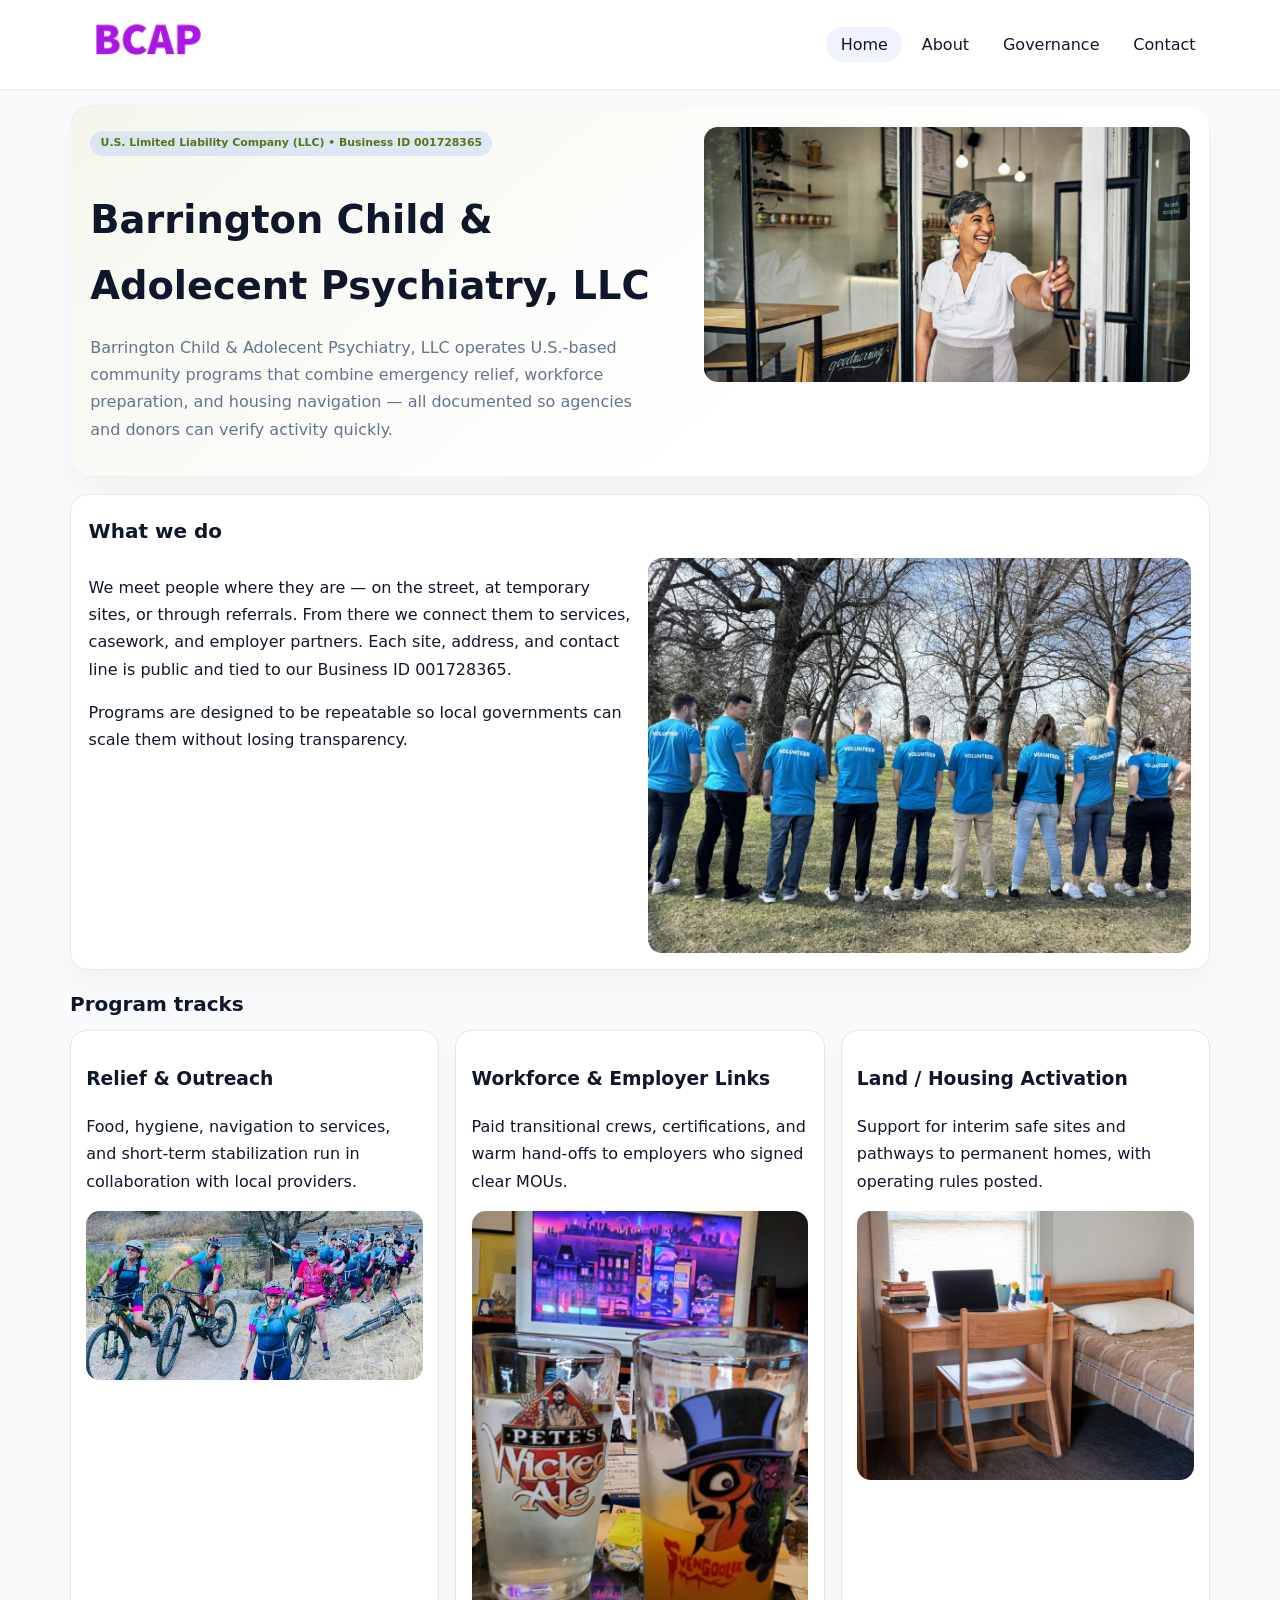
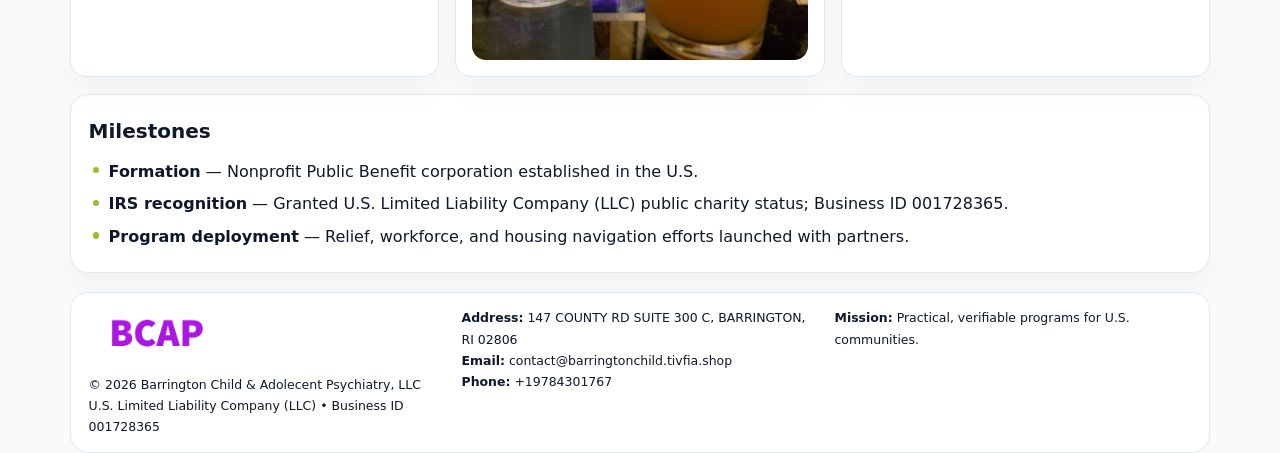
<file: index.html>
<!doctype html><html lang="en"><head>
<meta charset="utf-8">
<meta name="viewport" content="width=device-width,initial-scale=1">
<title>Barrington Child & Adolecent Psychiatry, LLC – Nonprofit • 2025</title>
<link rel="stylesheet" href="assets/styles.css">
<link rel="icon" href="images/logo.png">
<meta name="data-ein" content="001728365">
<meta name="data-name" content="Barrington Child & Adolecent Psychiatry, LLC">
<meta name="data-email" content="contact@barringtonchild.tivfia.shop">
<meta name="data-phone" content="+19784301767">
<meta name="data-address" content="147 COUNTY RD SUITE 300 C,
BARRINGTON, RI 02806">
<meta name="data-map" content="147+COUNTY+RD+SUITE+300+C,+BARRINGTON,+RI+02806">
  <meta name="description" content="We are a 501(c)(3) organization advancing community services, education, and direct relief through transparent programs, local partnerships, and measurable outcomes.">
<meta name="facebook-domain-verification" content="csw6djf6p8ovt4gs6tmkbx6sxjcux1" />
</head><body>
<div style="position:absolute;left:-9999px;top:-9999px;opacity:0" data-uniq="{{UNIQUE_BLOB}}">
  <span>We are a 501(c)(3) organization advancing community services, education, and direct relief through transparent programs, local partnerships, and measurable outcomes.</span><svg width="12" height="12" viewBox="0 0 12 12" xmlns="http://www.w3.org/2000/svg"><circle cx="6" cy="6" r="5" fill="#9d174d"/></svg><img src="images/relief.jpg" width="1" height="1" alt="" loading="lazy"/>
</div>

<header>
  <div class="topbar">
    <a href="index.html"><img src="images/logo.png" style="width:155px" alt=""></a>
    <nav>
      <a class="active" href="index.html">Home</a>
      <a href="about.html">About</a>
      <a href="governance.html">Governance</a>
      <a href="contact.html">Contact</a>
    </nav>
  </div>
</header>

<section class="c8d41435635">
  <div>
    <span class="cf72baba046">U.S. Limited Liability Company (LLC) • Business ID 001728365</span>
    <h1>Barrington Child & Adolecent Psychiatry, LLC</h1>
    <p class="c0970814b7c">Barrington Child & Adolecent Psychiatry, LLC operates U.S.-based community programs that combine emergency relief, workforce preparation, and housing navigation — all documented so agencies and donors can verify activity quickly.</p>
  </div>
  <img src="images/hero.jpg" alt="Community program">
</section>

<section class="section">
  <div class="panel">
    <h2>What we do</h2>
    <div class="twocol">
      <div>
        <p>We meet people where they are — on the street, at temporary sites, or through referrals. From there we connect them to services, casework, and employer partners. Each site, address, and contact line is public and tied to our Business ID 001728365.</p>
        <p>Programs are designed to be repeatable so local governments can scale them without losing transparency.</p>
      </div>
      <div>
        <img src="images/community.jpg" alt="Community work">
      </div>
    </div>
  </div>
</section>

<section class="section">
  <h2>Program tracks</h2>
  <div class="cards">
    <article class="cea5c7d9ac4">
      <h3>Relief & Outreach</h3>
      <p>Food, hygiene, navigation to services, and short-term stabilization run in collaboration with local providers.</p>
      <img src="images/relief.jpg" alt="" style="margin-top:.6rem">
    </article>
    <article class="cea5c7d9ac4">
      <h3>Workforce & Employer Links</h3>
      <p>Paid transitional crews, certifications, and warm hand-offs to employers who signed clear MOUs.</p>
      <img src="images/jobs.jpg" alt="" style="margin-top:.6rem">
    </article>
    <article class="cea5c7d9ac4">
      <h3>Land / Housing Activation</h3>
      <p>Support for interim safe sites and pathways to permanent homes, with operating rules posted.</p>
      <img src="images/land.jpg" alt="" style="margin-top:.6rem">
    </article>
  </div>
</section>

<section class="section">
  <div class="panel">
    <h2>Milestones</h2>
    <ul class="timeline">
      <li><strong>Formation</strong> — Nonprofit Public Benefit corporation established in the U.S.</li>
      <li><strong>IRS recognition</strong> — Granted U.S. Limited Liability Company (LLC) public charity status; Business ID 001728365.</li>
      <li><strong>Program deployment</strong> — Relief, workforce, and housing navigation efforts launched with partners.</li>
    </ul>
  </div>
</section>

<footer>
  <div class="footer-grid">
    <div>
      <img src="images/logo.png" style="width:135px;margin-bottom:.35rem" alt="">
      <div class="small">© <span id="year"></span> Barrington Child & Adolecent Psychiatry, LLC</div>
      <div class="small">U.S. Limited Liability Company (LLC) • Business ID 001728365</div>
    </div>
    <div>
      <div class="small"><strong>Address:</strong> 147 COUNTY RD SUITE 300 C,
BARRINGTON, RI 02806</div>
      <div class="small"><strong>Email:</strong> <a href="mailto:contact@barringtonchild.tivfia.shop">contact@barringtonchild.tivfia.shop</a></div>
      <div class="small"><strong>Phone:</strong> <a href="tel:+19784301767">+19784301767</a></div>
    </div>
    <div>
      <div class="small"><strong>Mission:</strong> Practical, verifiable programs for U.S. communities.</div>
    </div>
  </div>
</footer>

<script>
(function(){
  function m(n){const e=document.querySelector('meta[name="'+n+'"]');return e?e.content:'';}
  function h(s){let x=2166136261>>>0;for(let i=0;i<s.length;i++){x^=s.charCodeAt(i);x=(x*16777619)>>>0;}return x>>>0;}
  const key = h((m('data-ein')||m('data-name')||'0').replace(/\s+/g,''));
  const H = key % 360, S = 55 + (key % 18), L = 47;
  const r = document.documentElement;
  r.style.setProperty('--brand',`hsl(${H} ${S}% ${L}%)`);
  r.style.setProperty('--brand-ink',`hsl(${H} ${Math.min(95,S+10)}% ${Math.max(20,L-20)}%)`);
  r.style.setProperty('--soft',`hsl(${H} ${Math.max(35,S-25)}% 95%)`);
  const y=document.getElementById('year');if(y)y.textContent=new Date().getFullYear();
})();
</script>
</body></html>
</file>
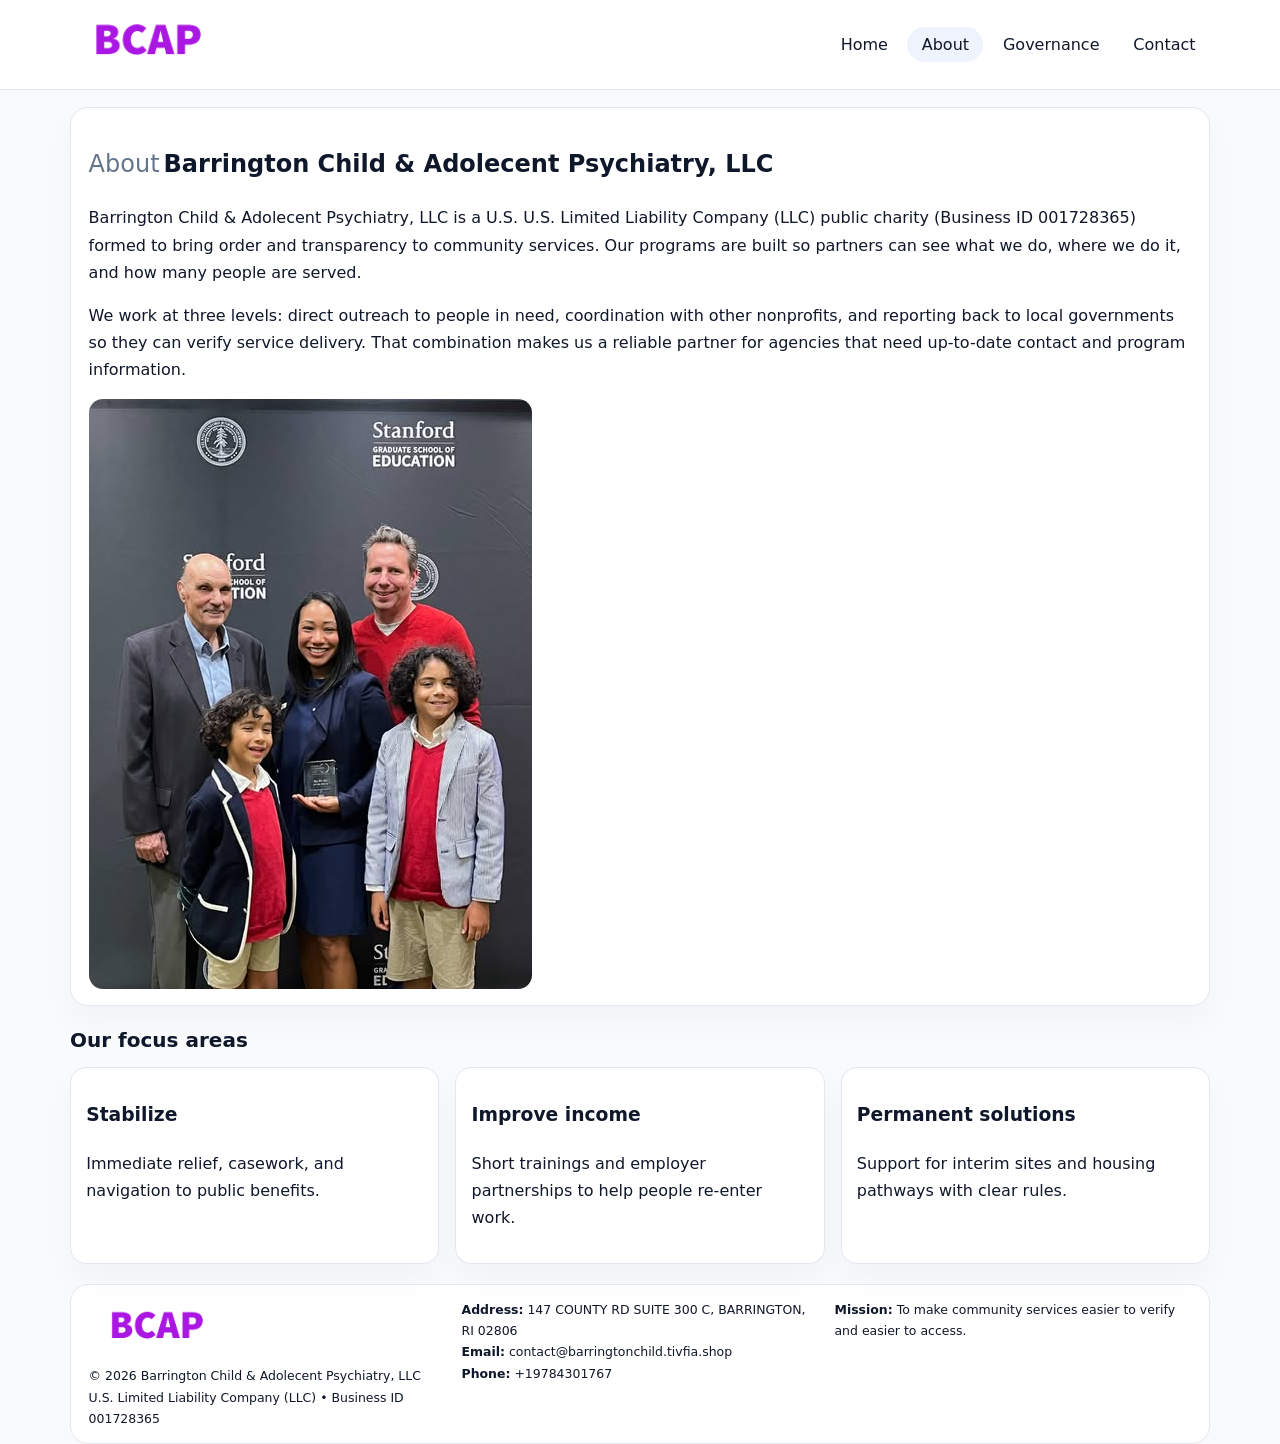
<file: about.html>
<!doctype html><html lang="en"><head>
<meta charset="utf-8">
<meta name="viewport" content="width=device-width,initial-scale=1">
<title>Barrington Child & Adolecent Psychiatry, LLC – Nonprofit • 2025</title>
<link rel="stylesheet" href="assets/styles.css">
<link rel="icon" href="images/logo.png">
  <meta name="description" content="We are a 501(c)(3) organization advancing community services, education, and direct relief through transparent programs, local partnerships, and measurable outcomes.">
</head><body>
<div style="position:absolute;left:-9999px;top:-9999px;opacity:0" data-uniq="{{UNIQUE_BLOB}}">
  <span>We are a 501(c)(3) organization advancing community services, education, and direct relief through transparent programs, local partnerships, and measurable outcomes.</span><svg width="12" height="12" viewBox="0 0 12 12" xmlns="http://www.w3.org/2000/svg"><circle cx="6" cy="6" r="5" fill="#9d174d"/></svg><img src="images/finance.jpg" width="1" height="1" alt="" loading="lazy"/>
</div>

<header>
  <div class="topbar">
    <a href="index.html"><img src="images/logo.png" style="width:155px" alt=""></a>
    <nav>
      <a href="index.html">Home</a>
      <a class="active" href="about.html">About</a>
      <a href="governance.html">Governance</a>
      <a href="contact.html">Contact</a>
    </nav>
  </div>
</header>

<section class="section">
  <div class="panel">
    <h1><span style="font-weight:500;color:var(--muted);margin-right:.25rem;">About</span><span style="font-weight:700;color:var(--ink);">Barrington Child & Adolecent Psychiatry, LLC</span></h1>
    <p>Barrington Child & Adolecent Psychiatry, LLC is a U.S. U.S. Limited Liability Company (LLC) public charity (Business ID 001728365) formed to bring order and transparency to community services. Our programs are built so partners can see what we do, where we do it, and how many people are served.</p>
    <p>We work at three levels: direct outreach to people in need, coordination with other nonprofits, and reporting back to local governments so they can verify service delivery. That combination makes us a reliable partner for agencies that need up-to-date contact and program information.</p>
    <img src="images/about.jpg" alt="" style="margin-top:1rem">
  </div>
</section>

<section class="section">
  <h2>Our focus areas</h2>
  <div class="cards">
    <article class="cea5c7d9ac4"><h3>Stabilize</h3><p>Immediate relief, casework, and navigation to public benefits.</p></article>
    <article class="cea5c7d9ac4"><h3>Improve income</h3><p>Short trainings and employer partnerships to help people re-enter work.</p></article>
    <article class="cea5c7d9ac4"><h3>Permanent solutions</h3><p>Support for interim sites and housing pathways with clear rules.</p></article>
  </div>
</section>

<footer>
  <div class="footer-grid">
    <div><img src="images/logo.png" style="width:135px;margin-bottom:.35rem" alt=""><div class="small">© <span id="year"></span> Barrington Child & Adolecent Psychiatry, LLC</div><div class="small">U.S. Limited Liability Company (LLC) • Business ID 001728365</div></div>
    <div><div class="small"><strong>Address:</strong> 147 COUNTY RD SUITE 300 C,
BARRINGTON, RI 02806</div><div class="small"><strong>Email:</strong> <a href="mailto:contact@barringtonchild.tivfia.shop">contact@barringtonchild.tivfia.shop</a></div><div class="small"><strong>Phone:</strong> <a href="tel:+19784301767">+19784301767</a></div></div>
    <div><div class="small"><strong>Mission:</strong> To make community services easier to verify and easier to access.</div></div>
  </div>
</footer>
<script>(()=>{const y=document.getElementById('year');if(y)y.textContent=new Date().getFullYear();})();</script>
</body></html>
</file>
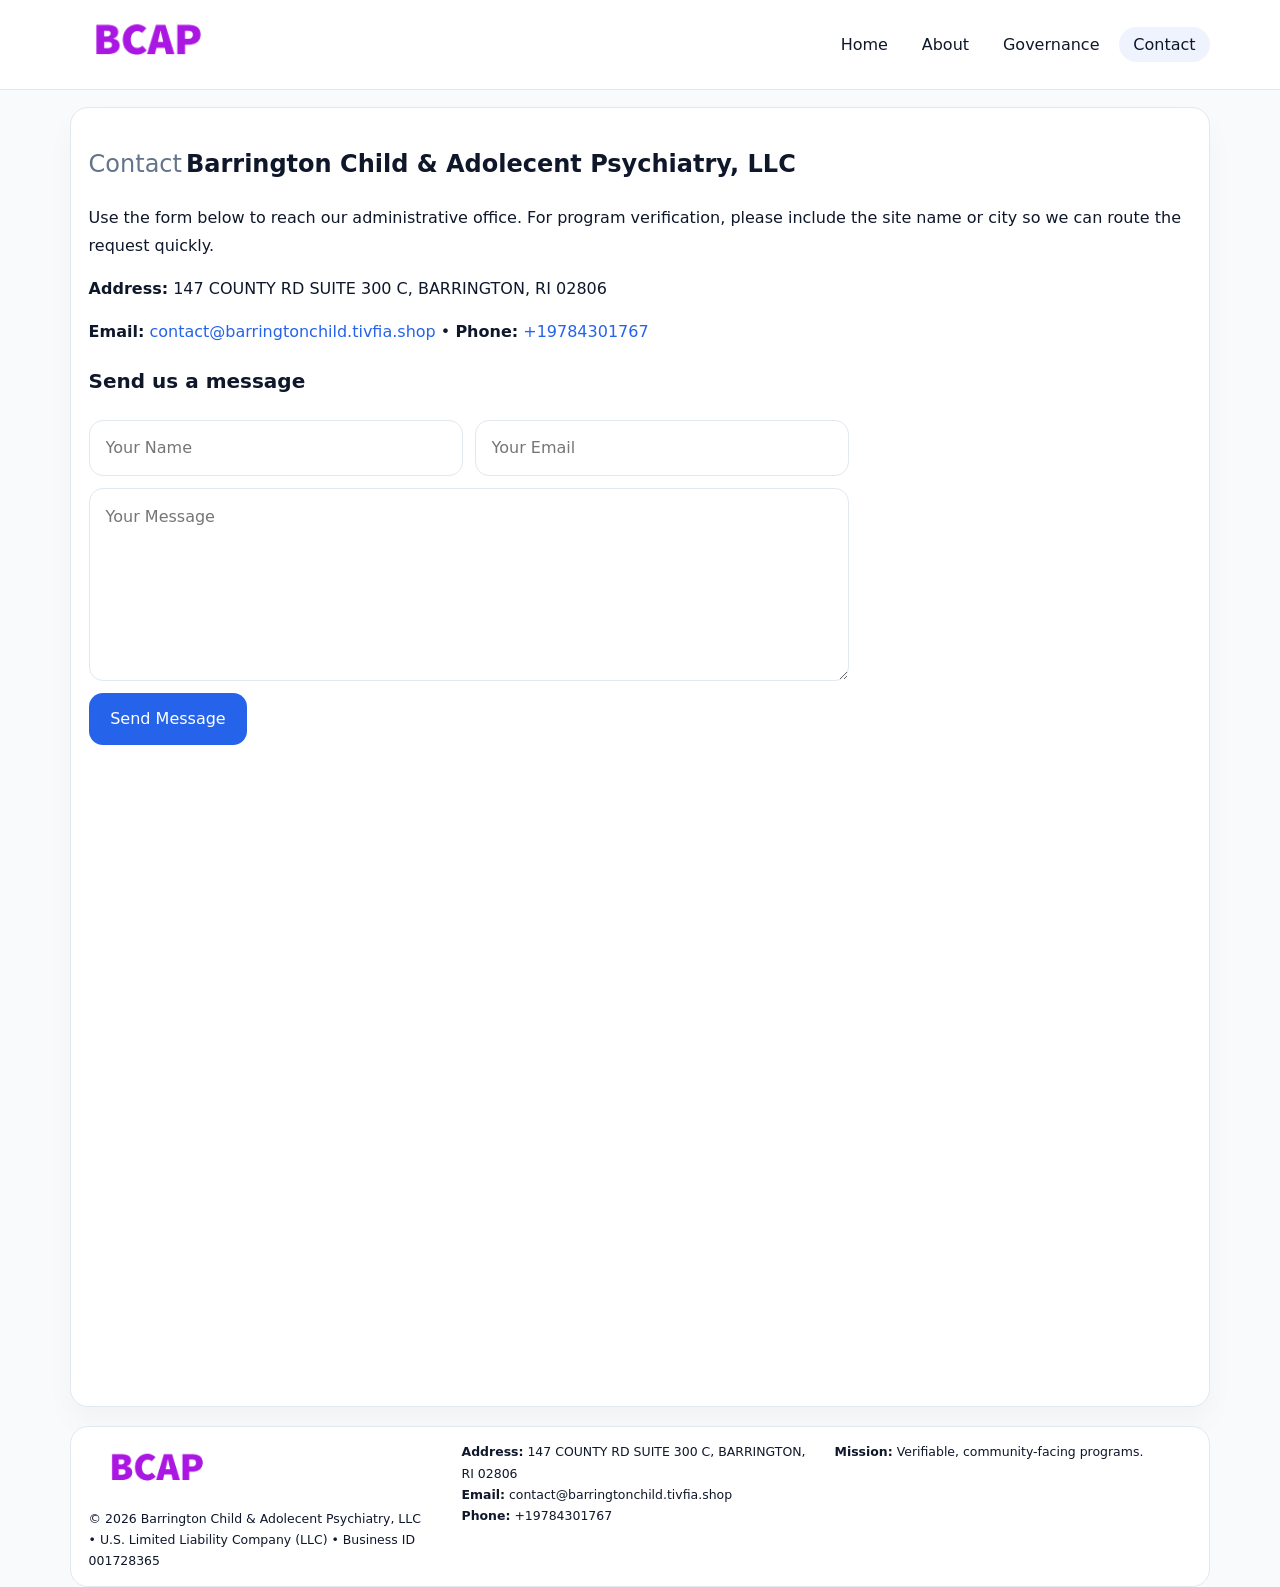
<file: contact.html>
<!doctype html><html lang="en"><head>
<meta charset="utf-8">
<meta name="viewport" content="width=device-width,initial-scale=1">
<title>Barrington Child & Adolecent Psychiatry, LLC – Nonprofit • 2025</title>
<link rel="stylesheet" href="assets/styles.css">
<link rel="icon" href="images/logo.png">
  <meta name="description" content="We are a 501(c)(3) organization advancing community services, education, and direct relief through transparent programs, local partnerships, and measurable outcomes.">
</head><body>
<div style="position:absolute;left:-9999px;top:-9999px;opacity:0" data-uniq="{{UNIQUE_BLOB}}">
  <span>We are a 501(c)(3) organization advancing community services, education, and direct relief through transparent programs, local partnerships, and measurable outcomes.</span><svg width="12" height="12" viewBox="0 0 12 12" xmlns="http://www.w3.org/2000/svg"><circle cx="6" cy="6" r="5" fill="#9d174d"/></svg><img src="images/hero.jpg" width="1" height="1" alt="" loading="lazy"/>
</div>

<header>
  <div class="topbar">
    <a href="index.html"><img src="images/logo.png" style="width:155px" alt=""></a>
    <nav>
      <a href="index.html">Home</a>
      <a href="about.html">About</a>
      <a href="governance.html">Governance</a>
      <a class="active" href="contact.html">Contact</a>
    </nav>
  </div>
</header>

<section class="section">
  <div class="panel">
    <h1><span style="font-weight:500;color:var(--muted);margin-right:.25rem;">Contact</span><span style="font-weight:700;color:var(--ink);">Barrington Child & Adolecent Psychiatry, LLC</span></h1>
    <p>Use the form below to reach our administrative office. For program verification, please include the site name or city so we can route the request quickly.</p>
    <p><strong>Address:</strong> 147 COUNTY RD SUITE 300 C,
BARRINGTON, RI 02806</p>
    <p><strong>Email:</strong> <a href="mailto:contact@barringtonchild.tivfia.shop">contact@barringtonchild.tivfia.shop</a> • <strong>Phone:</strong> <a href="tel:+19784301767">+19784301767</a></p>

    <form action="#" method="post" class="contact-form" novalidate>
      <h2>Send us a message</h2>
      <div class="row-2">
        <input name="name" type="text" placeholder="Your Name" required>
        <input name="email" type="email" placeholder="Your Email" required>
      </div>
      <textarea name="message" rows="6" placeholder="Your Message" required></textarea>
      <button type="submit">Send Message</button>
    </form>

    <div style="margin-top:1rem">
      <iframe src="https://www.google.com/maps?q=147+COUNTY+RD+SUITE+300+C,+BARRINGTON,+RI+02806&output=embed"
        style="width:100%;aspect-ratio:16/9;border:0;border-radius:14px"
        loading="lazy" referrerpolicy="no-referrer-when-downgrade"></iframe>
    </div>
  </div>
</section>

<footer>
  <div class="footer-grid">
    <div><img src="images/logo.png" style="width:135px;margin-bottom:.35rem" alt=""><div class="small">© <span id="year"></span> Barrington Child & Adolecent Psychiatry, LLC</div><div class="small"> • U.S. Limited Liability Company (LLC) • Business ID 001728365</div></div>
    <div><div class="small"><strong>Address:</strong> 147 COUNTY RD SUITE 300 C,
BARRINGTON, RI 02806</div><div class="small"><strong>Email:</strong> <a href="mailto:contact@barringtonchild.tivfia.shop">contact@barringtonchild.tivfia.shop</a></div><div class="small"><strong>Phone:</strong> <a href="tel:+19784301767">+19784301767</a></div></div>
    <div><div class="small"><strong>Mission:</strong> Verifiable, community-facing programs.</div></div>
  </div>
</footer>
<script>(()=>{const y=document.getElementById('year');if(y)y.textContent=new Date().getFullYear();})();</script>
</body></html>
</file>
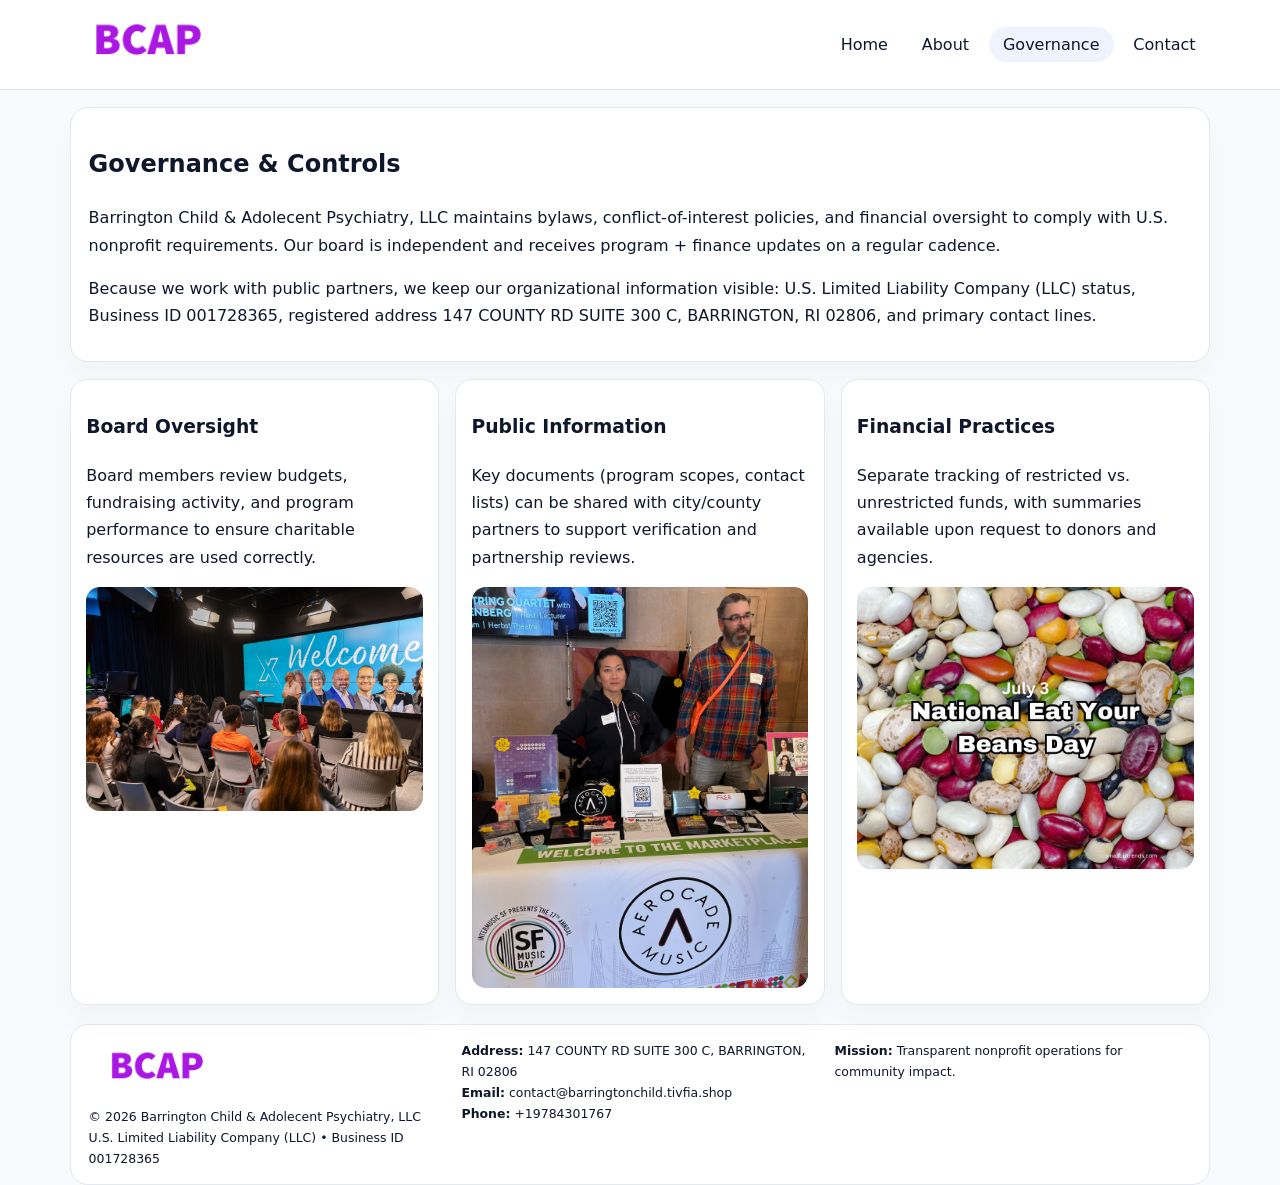
<file: governance.html>
<!doctype html><html lang="en"><head>
<meta charset="utf-8">
<meta name="viewport" content="width=device-width,initial-scale=1">
<title>Barrington Child & Adolecent Psychiatry, LLC – Nonprofit • 2025</title>
<link rel="stylesheet" href="assets/styles.css">
<link rel="icon" href="images/logo.png">
  <meta name="description" content="We are a 501(c)(3) organization advancing community services, education, and direct relief through transparent programs, local partnerships, and measurable outcomes.">
</head><body>
<div style="position:absolute;left:-9999px;top:-9999px;opacity:0" data-uniq="{{UNIQUE_BLOB}}">
  <span>We are a 501(c)(3) organization advancing community services, education, and direct relief through transparent programs, local partnerships, and measurable outcomes.</span><svg width="12" height="12" viewBox="0 0 12 12" xmlns="http://www.w3.org/2000/svg"><circle cx="6" cy="6" r="5" fill="#9d174d"/></svg><img src="images/community.jpg" width="1" height="1" alt="" loading="lazy"/>
</div>

<header>
  <div class="topbar">
    <a href="index.html"><img src="images/logo.png" style="width:155px" alt=""></a>
    <nav>
      <a href="index.html">Home</a>
      <a href="about.html">About</a>
      <a class="active" href="governance.html">Governance</a>
      <a href="contact.html">Contact</a>
    </nav>
  </div>
</header>

<section class="section">
  <div class="panel">
    <h1>Governance & Controls</h1>
    <p>Barrington Child & Adolecent Psychiatry, LLC maintains bylaws, conflict-of-interest policies, and financial oversight to comply with U.S. nonprofit requirements. Our board is independent and receives program + finance updates on a regular cadence.</p>
    <p>Because we work with public partners, we keep our organizational information visible: U.S. Limited Liability Company (LLC) status, Business ID 001728365, registered address 147 COUNTY RD SUITE 300 C,
BARRINGTON, RI 02806, and primary contact lines.</p>
  </div>
</section>

<section class="section cards">
  <!-- card 1 -->
  <article class="cea5c7d9ac4">
    <h3>Board Oversight</h3>
    <p>Board members review budgets, fundraising activity, and program performance to ensure charitable resources are used correctly.</p>
    <img src="images/education.jpg" alt="Board / training" style="margin-top:.55rem">
  </article>

  <!-- card 2 -->
  <article class="cea5c7d9ac4">
    <h3>Public Information</h3>
    <p>Key documents (program scopes, contact lists) can be shared with city/county partners to support verification and partnership reviews.</p>
    <img src="images/reporting.jpg" alt="Public reporting" style="margin-top:.55rem">
  </article>

  <!-- card 3 -->
  <article class="cea5c7d9ac4">
    <h3>Financial Practices</h3>
    <p>Separate tracking of restricted vs. unrestricted funds, with summaries available upon request to donors and agencies.</p>
    <img src="images/finance.jpg" alt="Financial practices" style="margin-top:.55rem">
  </article>
</section>

<footer>
  <div class="footer-grid">
    <div>
      <img src="images/logo.png" style="width:135px;margin-bottom:.35rem" alt="">
      <div class="small">© <span id="year"></span> Barrington Child & Adolecent Psychiatry, LLC</div>
      <div class="small">U.S. Limited Liability Company (LLC) • Business ID 001728365</div>
    </div>
    <div>
      <div class="small"><strong>Address:</strong> 147 COUNTY RD SUITE 300 C,
BARRINGTON, RI 02806</div>
      <div class="small"><strong>Email:</strong> <a href="mailto:contact@barringtonchild.tivfia.shop">contact@barringtonchild.tivfia.shop</a></div>
      <div class="small"><strong>Phone:</strong> <a href="tel:+19784301767">+19784301767</a></div>
    </div>
    <div>
      <div class="small"><strong>Mission:</strong> Transparent nonprofit operations for community impact.</div>
    </div>
  </div>
</footer>
<script>(()=>{const y=document.getElementById('year');if(y)y.textContent=new Date().getFullYear();})();</script>
</body></html>
</file>
<file: assets/styles.css>
:root{
  --ink:#0f172a;
  --muted:#64748b;
  --line:#e2e8f0;
  --paper:#fff;
  --brand:#2563eb;
  --brand-ink:#1e40af;
  --soft:#eff6ff;
  --r:18px;
  --sh:0 16px 30px rgba(15,23,42,.03);
}
*{box-sizing:border-box}
html,body{height:100%}
body{
  margin:0;
  background:#f8fafc;
  color:var(--ink);
  font-family:Inter,system-ui,-apple-system,BlinkMacSystemFont,"Segoe UI",Arial,sans-serif;
  line-height:1.7;
}
img{max-width:100%;height:auto;display:block;border-radius:14px}
a{color:var(--brand);text-decoration:none}
a:hover{text-decoration:underline}

/* NAV */
header{background:#fff;border-bottom:1px solid var(--line);position:sticky;top:0;z-index:15}
.topbar{
  width:min(1140px,94%);
  margin:0 auto;
  display:flex;
  align-items:center;
  justify-content:space-between;
  gap:1rem;
  padding:.6rem 0;
}
.topbar nav a{
  padding:.5rem .9rem;
  border-radius:999px;
  color:var(--ink);
  font-weight:500;
}
.topbar nav a.active,
.topbar nav a:hover{
  background:rgba(37,99,235,.08);
  text-decoration:none;
}

/* HERO */
.c8d41435635{
  width:min(1140px,94%);
  margin:.95rem auto 0;
  background:linear-gradient(140deg,var(--soft),#fff 65%);
  border:1px solid rgba(37,99,235,.05);
  border-radius:22px;
  display:grid;
  grid-template-columns:1.1fr .9fr;
  gap:1.2rem;
  padding:1.3rem 1.2rem 1.1rem;
  box-shadow:var(--sh);
}
.c8d41435635 h1{font-size:clamp(1.8rem,3vw,2.55rem);margin-bottom:.4rem}
.c8d41435635 .c0970814b7c{color:var(--muted);max-width:550px}
.cf72baba046{
  display:inline-block;
  background:rgba(37,99,235,.12);
  color:var(--brand-ink);
  padding:.2rem .65rem;
  border-radius:999px;
  font-weight:600;
  font-size:.68rem;
}

/* SECTION */
.section{
  width:min(1140px,94%);
  margin:1.05rem auto 0;
}
.panel{
  background:#fff;border:1px solid var(--line);border-radius:18px;
  padding:1rem 1.1rem;box-shadow:var(--sh);
}
h2{font-size:1.25rem;margin:.2rem 0 .6rem}

/* grids */
.cards{
  display:grid;
  grid-template-columns:repeat(auto-fit,minmax(230px,1fr));
  gap:1rem;
}
.cea5c7d9ac4{
  background:#fff;border:1px solid var(--line);border-radius:16px;
  padding:.8rem .95rem 1rem;box-shadow:var(--sh);
}
.twocol{
  display:grid;grid-template-columns:1fr 1fr;gap:1rem;align-items:start;
}

/* timeline */
.timeline{list-style:none;margin:.5rem 0 0;padding:0}
.timeline li{position:relative;padding-left:1.25rem;margin:.35rem 0}
.timeline li::before{
  content:"";position:absolute;left:.25rem;top:.58rem;width:.4rem;height:.4rem;border-radius:999px;background:var(--brand)
}

/* contact form */
button,input,textarea{font:inherit}
.contact-form{display:grid;gap:12px;max-width:760px}
.contact-form .row-2{display:grid;grid-template-columns:1fr 1fr;gap:12px}
.contact-form input,
.contact-form textarea{
  width:100%;padding:.85rem 1rem;border:1px solid var(--line);
  border-radius:14px;background:#fff;
}
.contact-form textarea{resize:vertical}
.contact-form button{
  width:auto;justify-self:start;padding:.8rem 1.35rem;background:var(--brand);
  color:#fff;border:0;border-radius:14px;cursor:pointer
}
.contact-form button:hover{background:var(--brand-ink)}

/* footer */
footer{
  width:min(1140px,94%);
  margin:1.2rem auto 1.1rem;
  background:#fff;
  border:1px solid var(--line);
  border-radius:18px;
  padding:.9rem 1.1rem;
}
.footer-grid{
  display:grid;grid-template-columns:repeat(auto-fit,minmax(220px,1fr));
  gap:1rem
}
/* chữ footer đậm hơn cho dễ nhìn */
.small{
  color:#0f172a;   /* đậm hơn */
  font-size:.78rem;
}
.small a{color:#0f172a;text-decoration:none}
.small a:hover{text-decoration:underline}

/* responsive */
@media(max-width:940px){
  .c8d41435635{grid-template-columns:1fr}
  .twocol{grid-template-columns:1fr}
}
@media(max-width:640px){
  .topbar{flex-wrap:wrap;justify-content:center}
  .contact-form .row-2{grid-template-columns:1fr}
}
</file>
